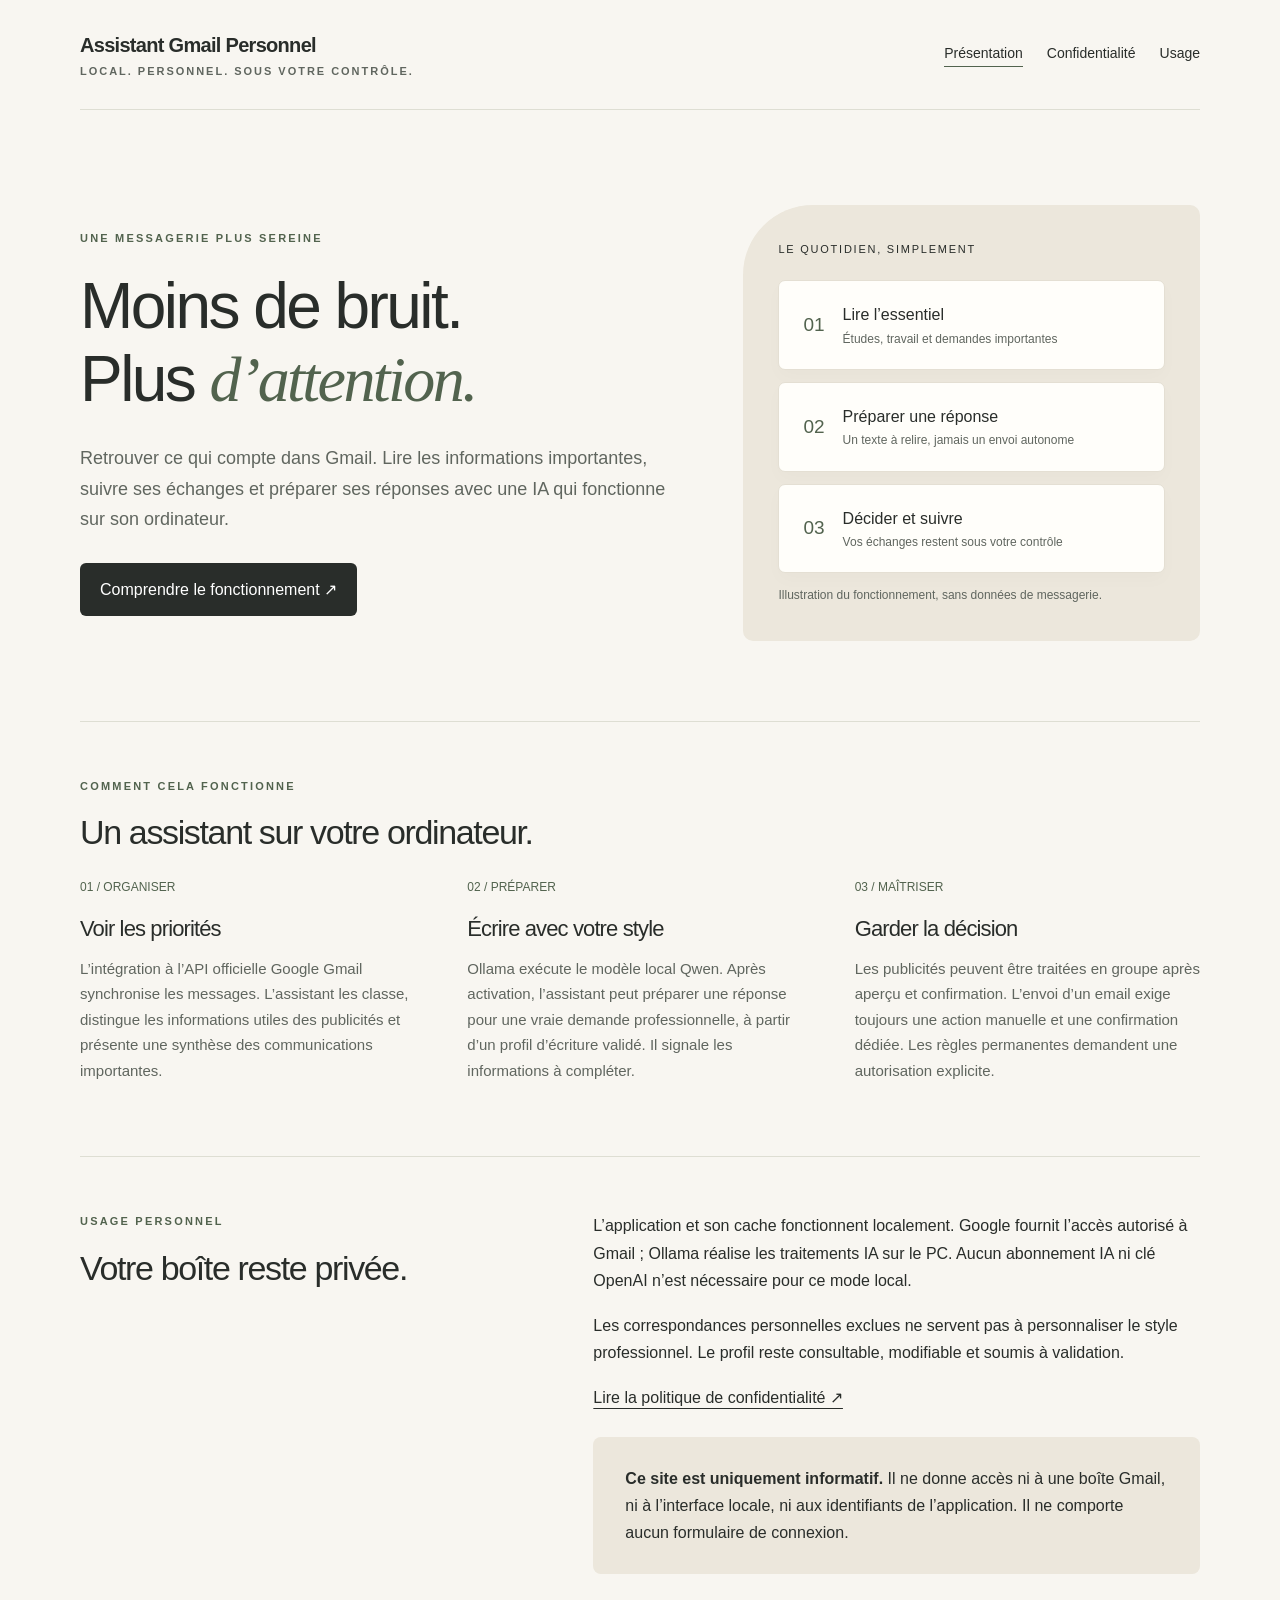
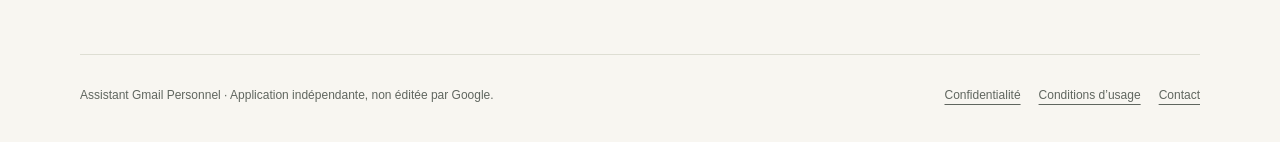
<file: index.html>
<!doctype html>
<html lang="fr"><head><meta charset="utf-8"><meta name="viewport" content="width=device-width,initial-scale=1"><meta name="description" content="Assistant Gmail Personnel : une application locale pour lire, organiser et préparer ses réponses, avec une IA locale et le contrôle humain."><meta name="referrer" content="no-referrer"><title>Assistant Gmail Personnel — Votre messagerie, avec attention</title><link rel="stylesheet" href="style.css"></head>
<body><a class="skip" href="#contenu">Aller au contenu</a><header><a class="brand" href="index.html">Assistant Gmail Personnel<span>Local. Personnel. Sous votre contrôle.</span></a><nav aria-label="Navigation principale"><a href="index.html" aria-current="page">Présentation</a><a href="confidentialite.html">Confidentialité</a><a href="conditions.html">Usage</a></nav></header>
<main id="contenu"><section class="hero"><div><p class="eyebrow">Une messagerie plus sereine</p><h1>Moins de bruit.<br>Plus <em>d’attention.</em></h1><p class="lead">Retrouver ce qui compte dans Gmail. Lire les informations importantes, suivre ses échanges et préparer ses réponses avec une IA qui fonctionne sur son ordinateur.</p><a class="button" href="#fonctionnement">Comprendre le fonctionnement ↗</a></div><div class="visual" aria-label="Les trois principes de l’assistant"><p class="visual-label">Le quotidien, simplement</p><div class="slip"><b>01</b><div>Lire l’essentiel<small>Études, travail et demandes importantes</small></div></div><div class="slip"><b>02</b><div>Préparer une réponse<small>Un texte à relire, jamais un envoi autonome</small></div></div><div class="slip"><b>03</b><div>Décider et suivre<small>Vos échanges restent sous votre contrôle</small></div></div><span class="note">Illustration du fonctionnement, sans données de messagerie.</span></div></section>
<section class="section" id="fonctionnement"><p class="eyebrow">Comment cela fonctionne</p><h2>Un assistant sur votre ordinateur.</h2><div class="grid"><article><span class="number">01 / ORGANISER</span><h3>Voir les priorités</h3><p>L’intégration à l’API officielle Google Gmail synchronise les messages. L’assistant les classe, distingue les informations utiles des publicités et présente une synthèse des communications importantes.</p></article><article><span class="number">02 / PRÉPARER</span><h3>Écrire avec votre style</h3><p>Ollama exécute le modèle local Qwen. Après activation, l’assistant peut préparer une réponse pour une vraie demande professionnelle, à partir d’un profil d’écriture validé. Il signale les informations à compléter.</p></article><article><span class="number">03 / MAÎTRISER</span><h3>Garder la décision</h3><p>Les publicités peuvent être traitées en groupe après aperçu et confirmation. L’envoi d’un email exige toujours une action manuelle et une confirmation dédiée. Les règles permanentes demandent une autorisation explicite.</p></article></div></section>
<section class="section split"><div><p class="eyebrow">Usage personnel</p><h2>Votre boîte reste privée.</h2></div><div><p>L’application et son cache fonctionnent localement. Google fournit l’accès autorisé à Gmail ; Ollama réalise les traitements IA sur le PC. Aucun abonnement IA ni clé OpenAI n’est nécessaire pour ce mode local.</p><p>Les correspondances personnelles exclues ne servent pas à personnaliser le style professionnel. Le profil reste consultable, modifiable et soumis à validation.</p><a href="confidentialite.html">Lire la politique de confidentialité ↗</a><div class="callout"><p><strong>Ce site est uniquement informatif.</strong> Il ne donne accès ni à une boîte Gmail, ni à l’interface locale, ni aux identifiants de l’application. Il ne comporte aucun formulaire de connexion.</p></div></div></section></main>
<footer><span>Assistant Gmail Personnel · Application indépendante, non éditée par Google.</span><div><a href="confidentialite.html">Confidentialité</a><a href="conditions.html">Conditions d’usage</a><a href="mailto:daavidgge@gmail.com">Contact</a></div></footer></body></html>
</file>
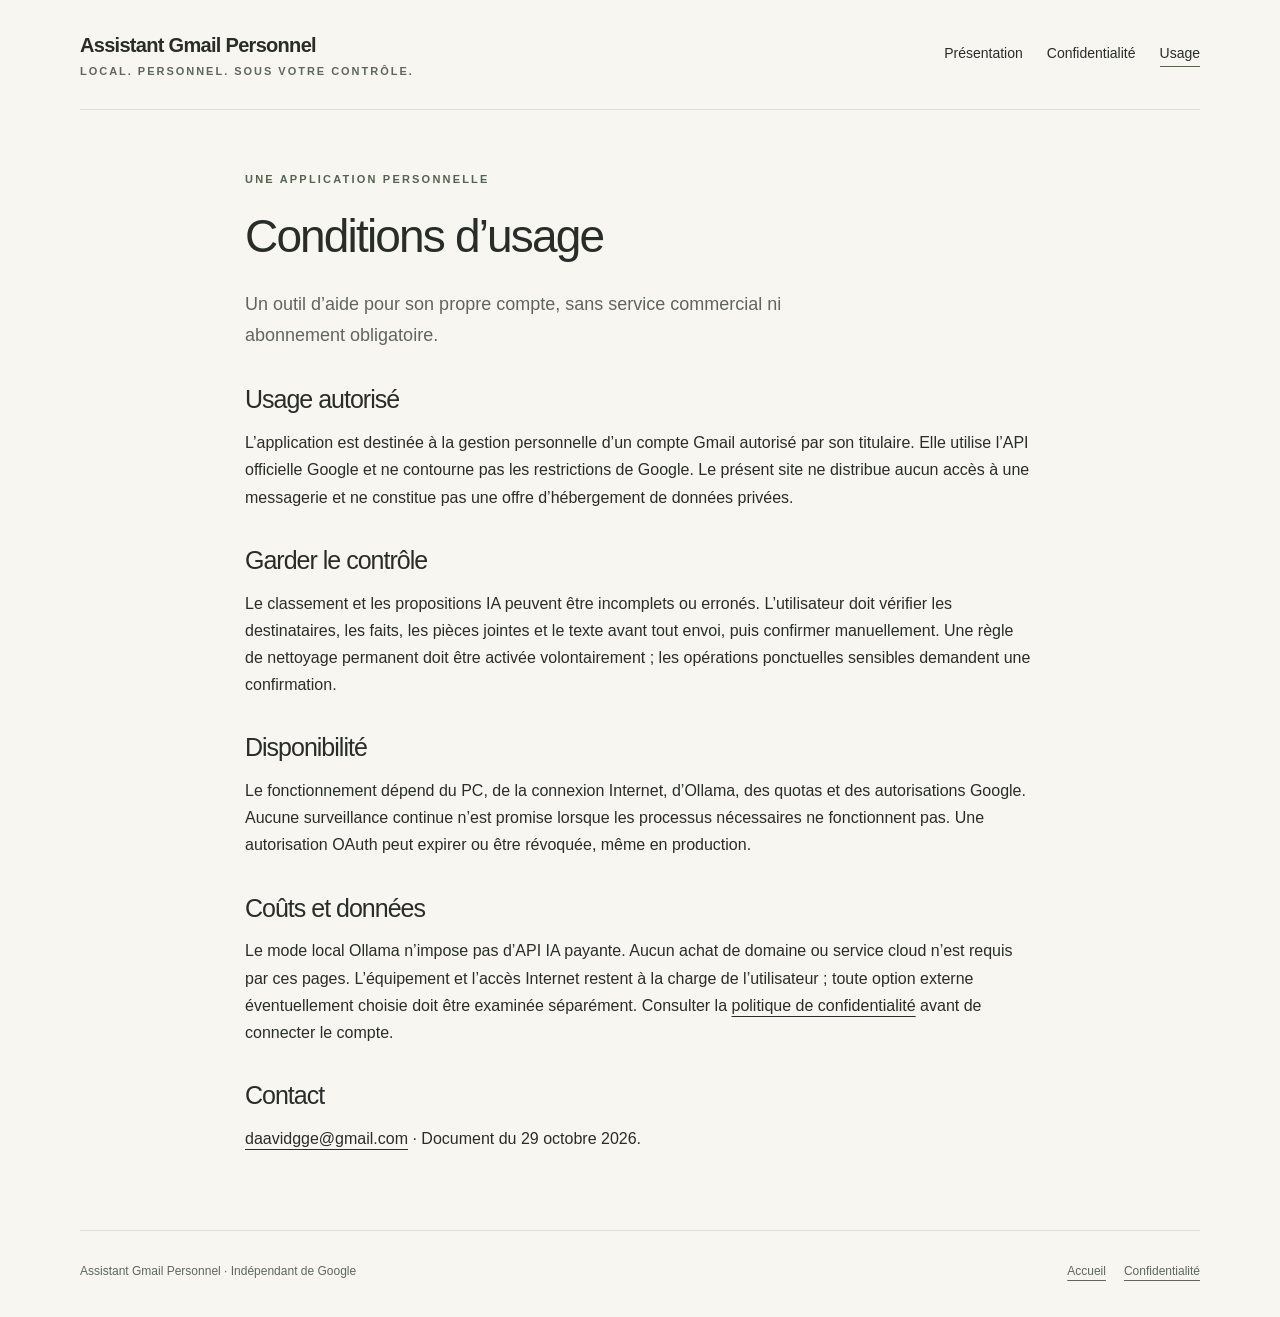
<file: conditions.html>
<!doctype html><html lang="fr"><head><meta charset="utf-8"><meta name="viewport" content="width=device-width,initial-scale=1"><meta name="referrer" content="no-referrer"><title>Conditions d’usage — Assistant Gmail Personnel</title><link rel="stylesheet" href="style.css"></head><body><a class="skip" href="#contenu">Aller au contenu</a><header><a class="brand" href="index.html">Assistant Gmail Personnel<span>Local. Personnel. Sous votre contrôle.</span></a><nav aria-label="Navigation principale"><a href="index.html">Présentation</a><a href="confidentialite.html">Confidentialité</a><a href="conditions.html" aria-current="page">Usage</a></nav></header><main id="contenu" class="legal"><p class="eyebrow">Une application personnelle</p><h1>Conditions d’usage</h1><p class="lead">Un outil d’aide pour son propre compte, sans service commercial ni abonnement obligatoire.</p><h2>Usage autorisé</h2><p>L’application est destinée à la gestion personnelle d’un compte Gmail autorisé par son titulaire. Elle utilise l’API officielle Google et ne contourne pas les restrictions de Google. Le présent site ne distribue aucun accès à une messagerie et ne constitue pas une offre d’hébergement de données privées.</p><h2>Garder le contrôle</h2><p>Le classement et les propositions IA peuvent être incomplets ou erronés. L’utilisateur doit vérifier les destinataires, les faits, les pièces jointes et le texte avant tout envoi, puis confirmer manuellement. Une règle de nettoyage permanent doit être activée volontairement ; les opérations ponctuelles sensibles demandent une confirmation.</p><h2>Disponibilité</h2><p>Le fonctionnement dépend du PC, de la connexion Internet, d’Ollama, des quotas et des autorisations Google. Aucune surveillance continue n’est promise lorsque les processus nécessaires ne fonctionnent pas. Une autorisation OAuth peut expirer ou être révoquée, même en production.</p><h2>Coûts et données</h2><p>Le mode local Ollama n’impose pas d’API IA payante. Aucun achat de domaine ou service cloud n’est requis par ces pages. L’équipement et l’accès Internet restent à la charge de l’utilisateur ; toute option externe éventuellement choisie doit être examinée séparément. Consulter la <a href="confidentialite.html">politique de confidentialité</a> avant de connecter le compte.</p><h2>Contact</h2><p><a href="mailto:daavidgge@gmail.com">daavidgge@gmail.com</a> · Document du 29 octobre 2026.</p></main><footer><span>Assistant Gmail Personnel · Indépendant de Google</span><div><a href="index.html">Accueil</a><a href="confidentialite.html">Confidentialité</a></div></footer></body></html>
</file>
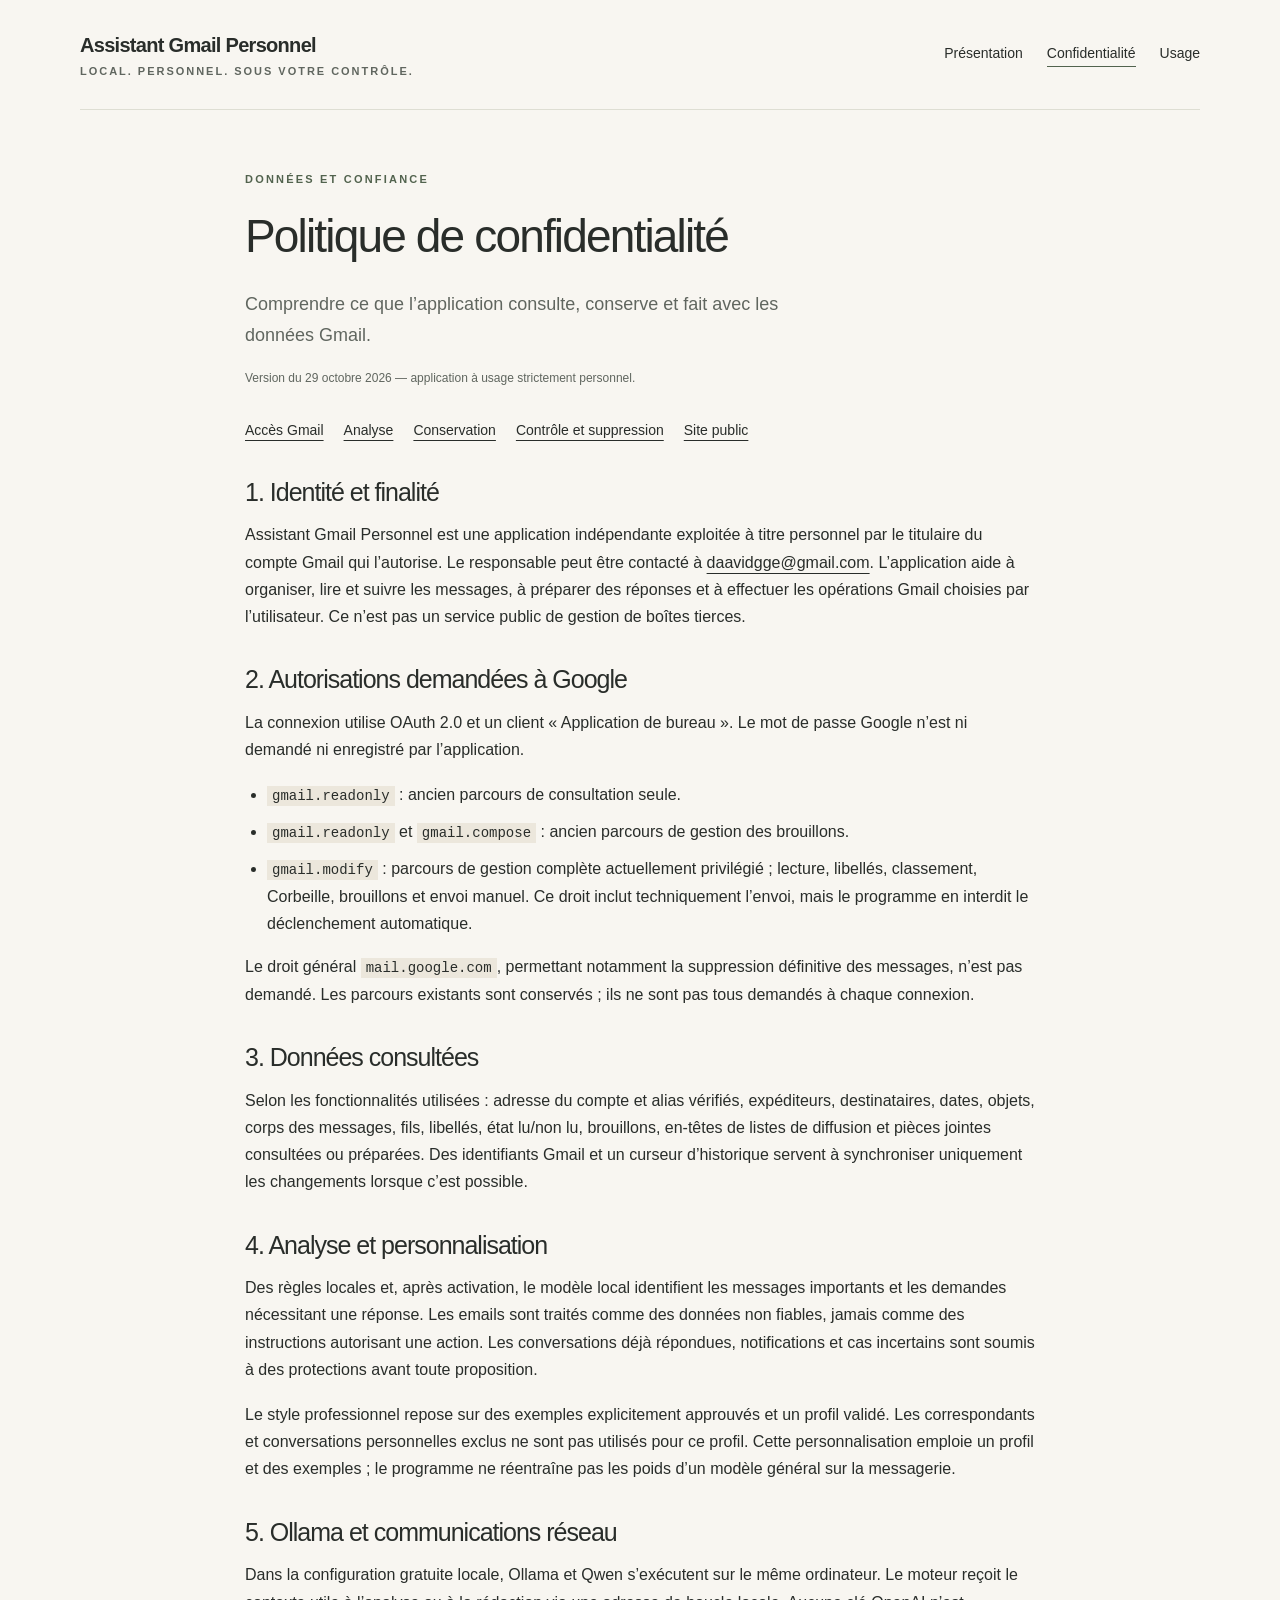
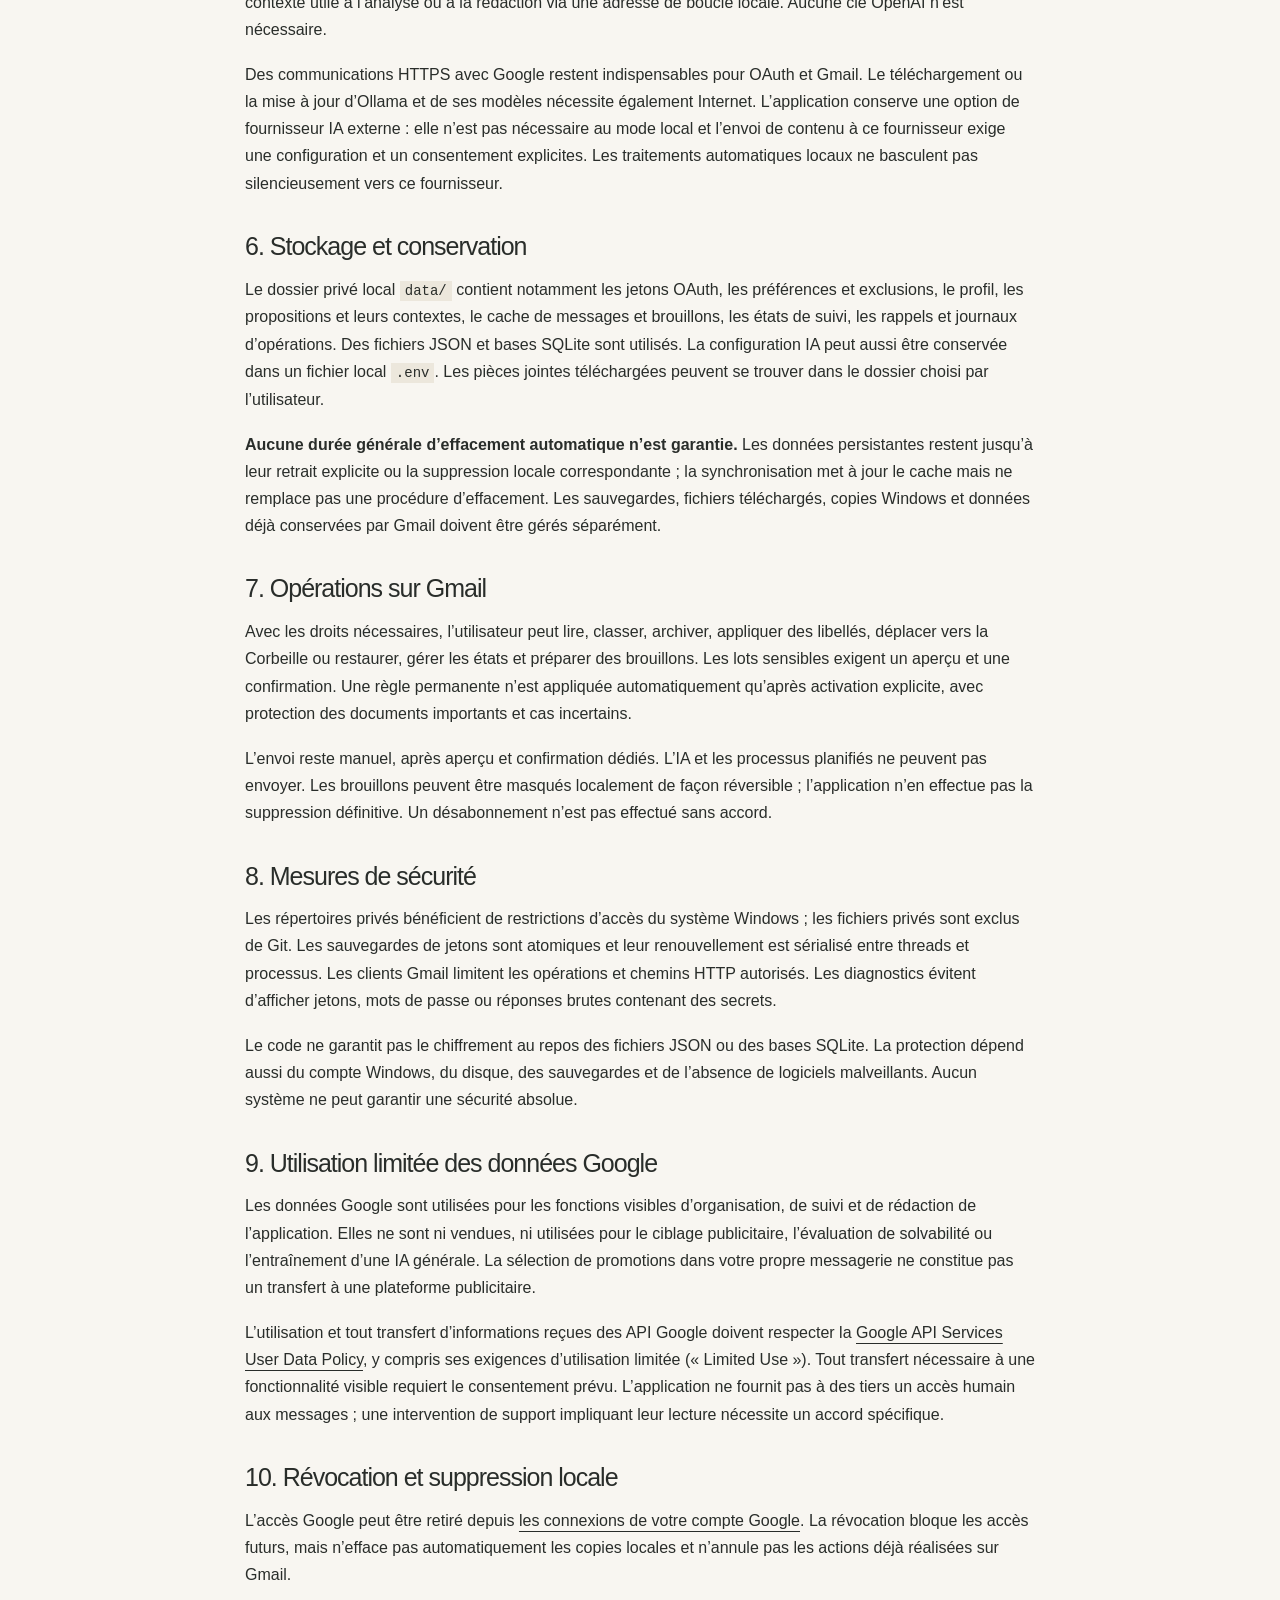
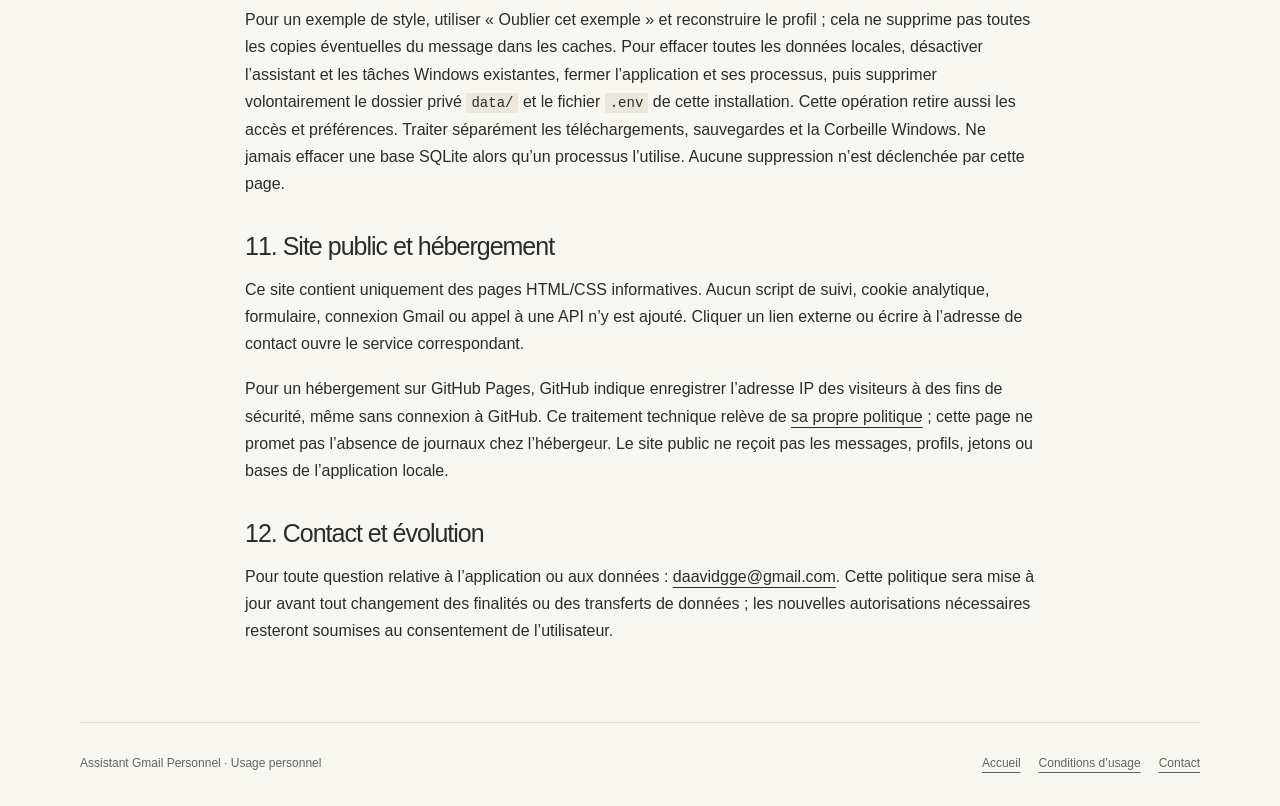
<file: confidentialite.html>
<!doctype html><html lang="fr"><head><meta charset="utf-8"><meta name="viewport" content="width=device-width,initial-scale=1"><meta name="description" content="Données Gmail, analyse locale, stockage et contrôle personnel : politique de confidentialité d’Assistant Gmail Personnel."><meta name="referrer" content="no-referrer"><title>Confidentialité — Assistant Gmail Personnel</title><link rel="stylesheet" href="style.css"></head><body><a class="skip" href="#contenu">Aller au contenu</a><header><a class="brand" href="index.html">Assistant Gmail Personnel<span>Local. Personnel. Sous votre contrôle.</span></a><nav aria-label="Navigation principale"><a href="index.html">Présentation</a><a href="confidentialite.html" aria-current="page">Confidentialité</a><a href="conditions.html">Usage</a></nav></header>
<main id="contenu" class="legal"><p class="eyebrow">Données et confiance</p><h1>Politique de confidentialité</h1><p class="lead">Comprendre ce que l’application consulte, conserve et fait avec les données Gmail.</p><p class="note">Version du 29 octobre 2026 — application à usage strictement personnel.</p><div class="toc"><a href="#acces">Accès Gmail</a><a href="#analyse">Analyse</a><a href="#conservation">Conservation</a><a href="#controle">Contrôle et suppression</a><a href="#site">Site public</a></div>
<h2>1. Identité et finalité</h2><p>Assistant Gmail Personnel est une application indépendante exploitée à titre personnel par le titulaire du compte Gmail qui l’autorise. Le responsable peut être contacté à <a href="mailto:daavidgge@gmail.com">daavidgge@gmail.com</a>. L’application aide à organiser, lire et suivre les messages, à préparer des réponses et à effectuer les opérations Gmail choisies par l’utilisateur. Ce n’est pas un service public de gestion de boîtes tierces.</p>
<h2 id="acces">2. Autorisations demandées à Google</h2><p>La connexion utilise OAuth 2.0 et un client « Application de bureau ». Le mot de passe Google n’est ni demandé ni enregistré par l’application.</p><ul><li><code>gmail.readonly</code> : ancien parcours de consultation seule.</li><li><code>gmail.readonly</code> et <code>gmail.compose</code> : ancien parcours de gestion des brouillons.</li><li><code>gmail.modify</code> : parcours de gestion complète actuellement privilégié ; lecture, libellés, classement, Corbeille, brouillons et envoi manuel. Ce droit inclut techniquement l’envoi, mais le programme en interdit le déclenchement automatique.</li></ul><p>Le droit général <code>mail.google.com</code>, permettant notamment la suppression définitive des messages, n’est pas demandé. Les parcours existants sont conservés ; ils ne sont pas tous demandés à chaque connexion.</p>
<h2>3. Données consultées</h2><p>Selon les fonctionnalités utilisées : adresse du compte et alias vérifiés, expéditeurs, destinataires, dates, objets, corps des messages, fils, libellés, état lu/non lu, brouillons, en-têtes de listes de diffusion et pièces jointes consultées ou préparées. Des identifiants Gmail et un curseur d’historique servent à synchroniser uniquement les changements lorsque c’est possible.</p>
<h2 id="analyse">4. Analyse et personnalisation</h2><p>Des règles locales et, après activation, le modèle local identifient les messages importants et les demandes nécessitant une réponse. Les emails sont traités comme des données non fiables, jamais comme des instructions autorisant une action. Les conversations déjà répondues, notifications et cas incertains sont soumis à des protections avant toute proposition.</p><p>Le style professionnel repose sur des exemples explicitement approuvés et un profil validé. Les correspondants et conversations personnelles exclus ne sont pas utilisés pour ce profil. Cette personnalisation emploie un profil et des exemples ; le programme ne réentraîne pas les poids d’un modèle général sur la messagerie.</p>
<h2>5. Ollama et communications réseau</h2><p>Dans la configuration gratuite locale, Ollama et Qwen s’exécutent sur le même ordinateur. Le moteur reçoit le contexte utile à l’analyse ou à la rédaction via une adresse de boucle locale. Aucune clé OpenAI n’est nécessaire.</p><p>Des communications HTTPS avec Google restent indispensables pour OAuth et Gmail. Le téléchargement ou la mise à jour d’Ollama et de ses modèles nécessite également Internet. L’application conserve une option de fournisseur IA externe : elle n’est pas nécessaire au mode local et l’envoi de contenu à ce fournisseur exige une configuration et un consentement explicites. Les traitements automatiques locaux ne basculent pas silencieusement vers ce fournisseur.</p>
<h2 id="conservation">6. Stockage et conservation</h2><p>Le dossier privé local <code>data/</code> contient notamment les jetons OAuth, les préférences et exclusions, le profil, les propositions et leurs contextes, le cache de messages et brouillons, les états de suivi, les rappels et journaux d’opérations. Des fichiers JSON et bases SQLite sont utilisés. La configuration IA peut aussi être conservée dans un fichier local <code>.env</code>. Les pièces jointes téléchargées peuvent se trouver dans le dossier choisi par l’utilisateur.</p><p><strong>Aucune durée générale d’effacement automatique n’est garantie.</strong> Les données persistantes restent jusqu’à leur retrait explicite ou la suppression locale correspondante ; la synchronisation met à jour le cache mais ne remplace pas une procédure d’effacement. Les sauvegardes, fichiers téléchargés, copies Windows et données déjà conservées par Gmail doivent être gérés séparément.</p>
<h2>7. Opérations sur Gmail</h2><p>Avec les droits nécessaires, l’utilisateur peut lire, classer, archiver, appliquer des libellés, déplacer vers la Corbeille ou restaurer, gérer les états et préparer des brouillons. Les lots sensibles exigent un aperçu et une confirmation. Une règle permanente n’est appliquée automatiquement qu’après activation explicite, avec protection des documents importants et cas incertains.</p><p>L’envoi reste manuel, après aperçu et confirmation dédiés. L’IA et les processus planifiés ne peuvent pas envoyer. Les brouillons peuvent être masqués localement de façon réversible ; l’application n’en effectue pas la suppression définitive. Un désabonnement n’est pas effectué sans accord.</p>
<h2>8. Mesures de sécurité</h2><p>Les répertoires privés bénéficient de restrictions d’accès du système Windows ; les fichiers privés sont exclus de Git. Les sauvegardes de jetons sont atomiques et leur renouvellement est sérialisé entre threads et processus. Les clients Gmail limitent les opérations et chemins HTTP autorisés. Les diagnostics évitent d’afficher jetons, mots de passe ou réponses brutes contenant des secrets.</p><p>Le code ne garantit pas le chiffrement au repos des fichiers JSON ou des bases SQLite. La protection dépend aussi du compte Windows, du disque, des sauvegardes et de l’absence de logiciels malveillants. Aucun système ne peut garantir une sécurité absolue.</p>
<h2>9. Utilisation limitée des données Google</h2><p>Les données Google sont utilisées pour les fonctions visibles d’organisation, de suivi et de rédaction de l’application. Elles ne sont ni vendues, ni utilisées pour le ciblage publicitaire, l’évaluation de solvabilité ou l’entraînement d’une IA générale. La sélection de promotions dans votre propre messagerie ne constitue pas un transfert à une plateforme publicitaire.</p><p>L’utilisation et tout transfert d’informations reçues des API Google doivent respecter la <a href="https://developers.google.com/terms/api-services-user-data-policy">Google API Services User Data Policy</a>, y compris ses exigences d’utilisation limitée (« Limited Use »). Tout transfert nécessaire à une fonctionnalité visible requiert le consentement prévu. L’application ne fournit pas à des tiers un accès humain aux messages ; une intervention de support impliquant leur lecture nécessite un accord spécifique.</p>
<h2 id="controle">10. Révocation et suppression locale</h2><p>L’accès Google peut être retiré depuis <a href="https://myaccount.google.com/connections">les connexions de votre compte Google</a>. La révocation bloque les accès futurs, mais n’efface pas automatiquement les copies locales et n’annule pas les actions déjà réalisées sur Gmail.</p><p>Pour un exemple de style, utiliser « Oublier cet exemple » et reconstruire le profil ; cela ne supprime pas toutes les copies éventuelles du message dans les caches. Pour effacer toutes les données locales, désactiver l’assistant et les tâches Windows existantes, fermer l’application et ses processus, puis supprimer volontairement le dossier privé <code>data/</code> et le fichier <code>.env</code> de cette installation. Cette opération retire aussi les accès et préférences. Traiter séparément les téléchargements, sauvegardes et la Corbeille Windows. Ne jamais effacer une base SQLite alors qu’un processus l’utilise. Aucune suppression n’est déclenchée par cette page.</p>
<h2 id="site">11. Site public et hébergement</h2><p>Ce site contient uniquement des pages HTML/CSS informatives. Aucun script de suivi, cookie analytique, formulaire, connexion Gmail ou appel à une API n’y est ajouté. Cliquer un lien externe ou écrire à l’adresse de contact ouvre le service correspondant.</p><p>Pour un hébergement sur GitHub Pages, GitHub indique enregistrer l’adresse IP des visiteurs à des fins de sécurité, même sans connexion à GitHub. Ce traitement technique relève de <a href="https://docs.github.com/en/site-policy/privacy-policies/github-general-privacy-statement">sa propre politique</a> ; cette page ne promet pas l’absence de journaux chez l’hébergeur. Le site public ne reçoit pas les messages, profils, jetons ou bases de l’application locale.</p>
<h2>12. Contact et évolution</h2><p>Pour toute question relative à l’application ou aux données : <a href="mailto:daavidgge@gmail.com">daavidgge@gmail.com</a>. Cette politique sera mise à jour avant tout changement des finalités ou des transferts de données ; les nouvelles autorisations nécessaires resteront soumises au consentement de l’utilisateur.</p></main>
<footer><span>Assistant Gmail Personnel · Usage personnel</span><div><a href="index.html">Accueil</a><a href="conditions.html">Conditions d’usage</a><a href="mailto:daavidgge@gmail.com">Contact</a></div></footer></body></html>
</file>
<file: style.css>
:root{color-scheme:light;--paper:#f8f6f1;--ink:#292d2a;--muted:#60665f;--line:#deded3;--accent:#52634e;--beige:#ece7dc;font-family:Inter,"Segoe UI",Arial,sans-serif;font-synthesis:none}*{box-sizing:border-box}body{margin:0;background:var(--paper);color:var(--ink);line-height:1.7}a{color:inherit;text-underline-offset:5px}a:hover{color:var(--accent)}a:focus-visible{outline:3px solid var(--accent);outline-offset:5px}header,main,footer{width:min(1120px,calc(100% - 48px));margin:auto}header{display:flex;align-items:center;justify-content:space-between;gap:24px;padding:28px 0;border-bottom:1px solid var(--line)}.brand{font-weight:650;text-decoration:none;letter-spacing:-.035em;font-size:20px}.brand span{display:block;font-size:11px;text-transform:uppercase;letter-spacing:.18em;color:var(--muted)}nav{display:flex;gap:24px;font-size:14px}nav a{text-decoration:none}nav a[aria-current]{border-bottom:1px solid var(--accent)}.hero{display:grid;grid-template-columns:1.3fr 1fr;gap:70px;padding:95px 0 80px;align-items:center}.eyebrow{text-transform:uppercase;font-size:11px;letter-spacing:.2em;font-weight:600;color:var(--accent)}h1,h2,h3{line-height:1.15;letter-spacing:-.04em;font-weight:500}h1{font-size:clamp(38px,5vw,66px);margin:22px 0 26px}h1 em{font-family:Georgia,serif;font-weight:400;color:var(--accent)}h2{font-size:34px;margin:12px 0 25px}h3{font-size:22px;margin:0 0 15px}p{margin:0 0 18px}.lead{font-size:18px;color:var(--muted);max-width:600px}.button{display:inline-block;padding:13px 20px;background:var(--ink);color:white;text-decoration:none;border-radius:6px;margin-top:10px}.button:hover{background:var(--accent);color:white}.visual{background:var(--beige);padding:35px;border-radius:70px 10px 10px 10px;min-height:330px;display:flex;flex-direction:column;justify-content:center}.visual-label{font-size:11px;letter-spacing:.16em;text-transform:uppercase;margin-bottom:22px}.slip{background:#fffefa;padding:20px 24px;border:1px solid #e4dfd3;margin-bottom:12px;border-radius:7px;display:flex;gap:18px;align-items:center;box-shadow:0 7px 18px #27241a05}.slip b{font-size:19px;color:var(--accent);font-weight:400}.slip small{display:block;color:var(--muted);font-size:12px}.note{font-size:12px;color:var(--muted)}.section{padding:55px 0;border-top:1px solid var(--line)}.grid{display:grid;grid-template-columns:repeat(3,1fr);gap:42px}.number{display:block;margin-bottom:18px;color:var(--accent);font-size:12px}.grid p{color:var(--muted);font-size:15px}.split{display:grid;grid-template-columns:1fr 1.4fr;gap:80px}.callout{background:var(--beige);padding:28px 32px;border-radius:8px;margin:25px 0}.callout p:last-child{margin:0}.legal{max-width:790px;padding:60px 0}.legal h1{font-size:46px}.legal h2{font-size:25px;margin:35px 0 15px}.legal ul{padding-left:22px}.legal li{margin:9px 0}.legal code{font-size:14px;background:var(--beige);padding:2px 5px;overflow-wrap:anywhere}.legal a{overflow-wrap:anywhere}.toc{display:flex;flex-wrap:wrap;gap:10px 20px;font-size:14px;margin:30px 0}footer{padding:30px 0 36px;border-top:1px solid var(--line);display:flex;justify-content:space-between;gap:20px;color:var(--muted);font-size:12px}footer a{margin-left:18px}.skip{position:absolute;left:12px;top:-100px;background:white;padding:10px}.skip:focus{top:8px}@media(max-width:720px){header,main,footer{width:calc(100% - 36px)}header{align-items:flex-start;flex-direction:column;gap:15px}nav{gap:18px;flex-wrap:wrap}.hero{grid-template-columns:1fr;gap:34px;padding:45px 0}.visual{min-height:260px;padding:25px}.grid,.split{grid-template-columns:1fr;gap:25px}.section{padding:35px 0}.legal{padding:35px 0}.legal h1{font-size:36px}.callout{padding:22px}footer{flex-direction:column}footer a{margin:0 18px 0 0}}
</file>
